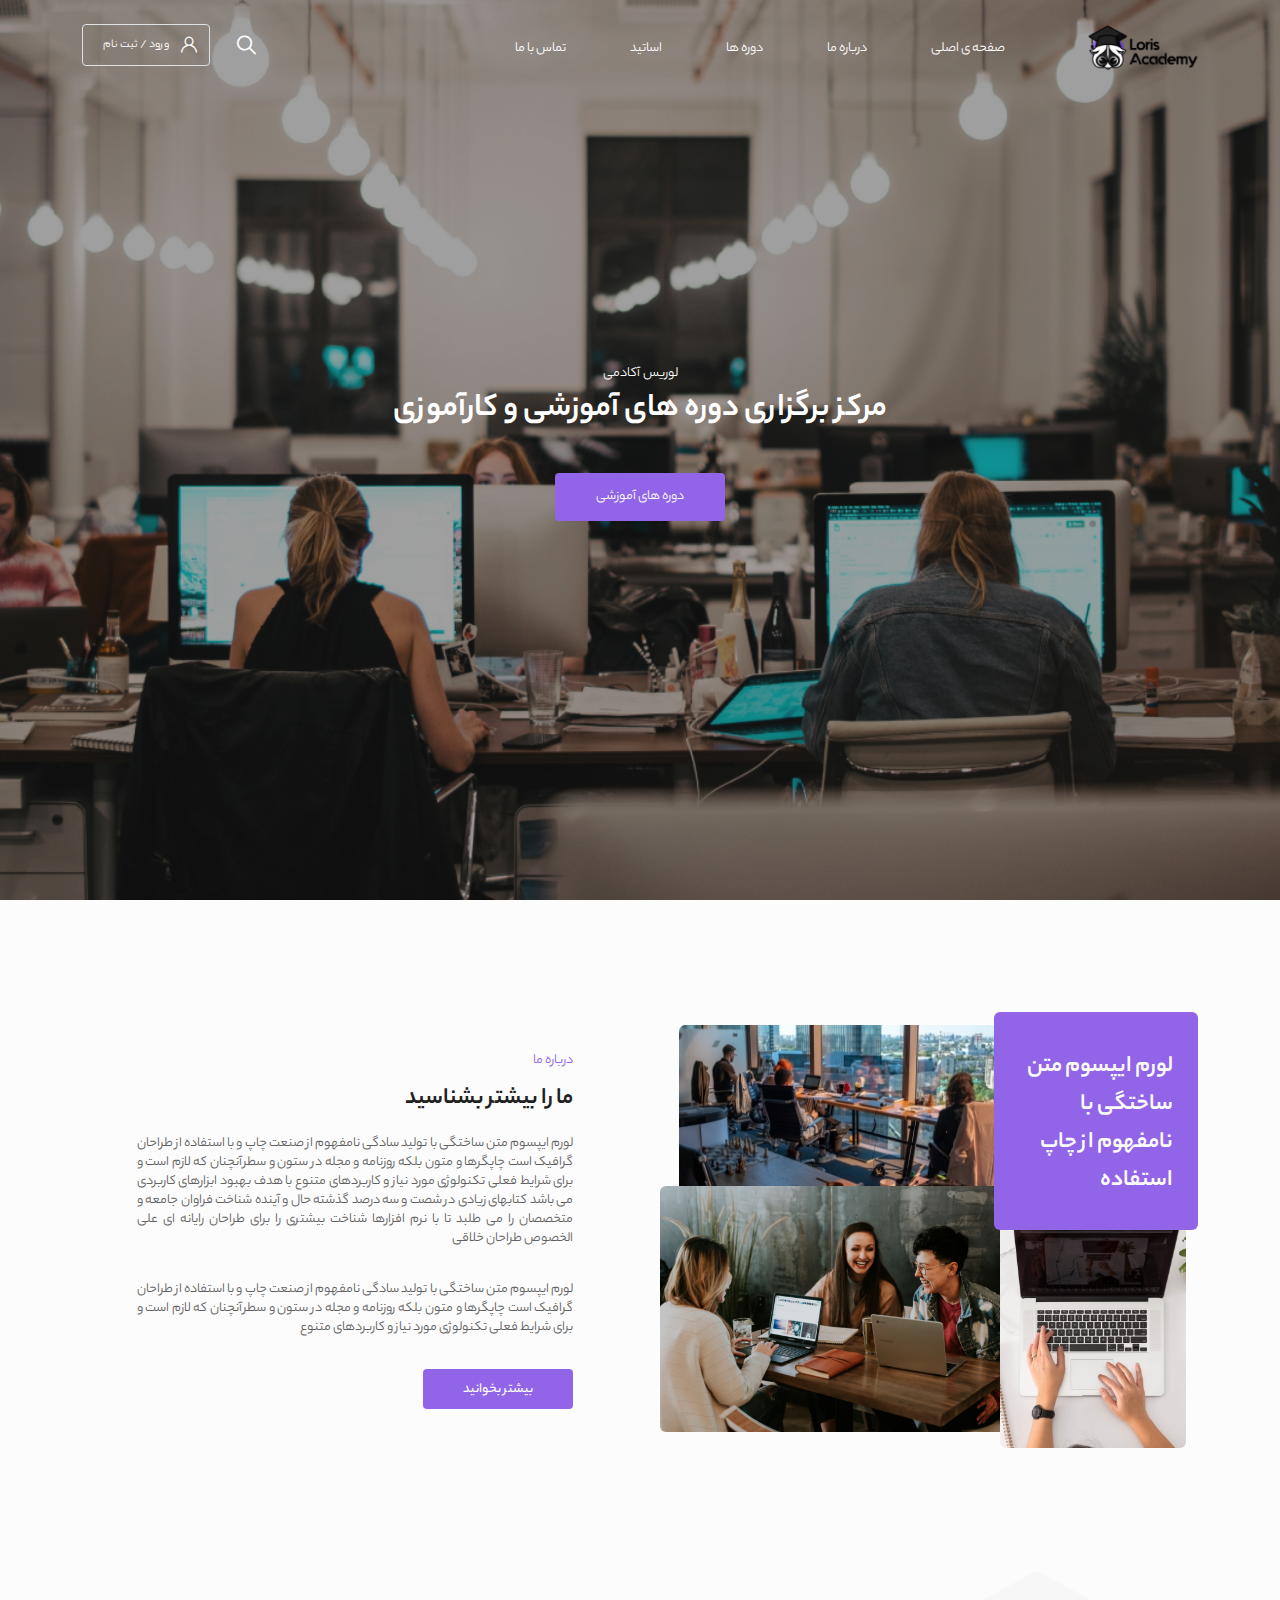
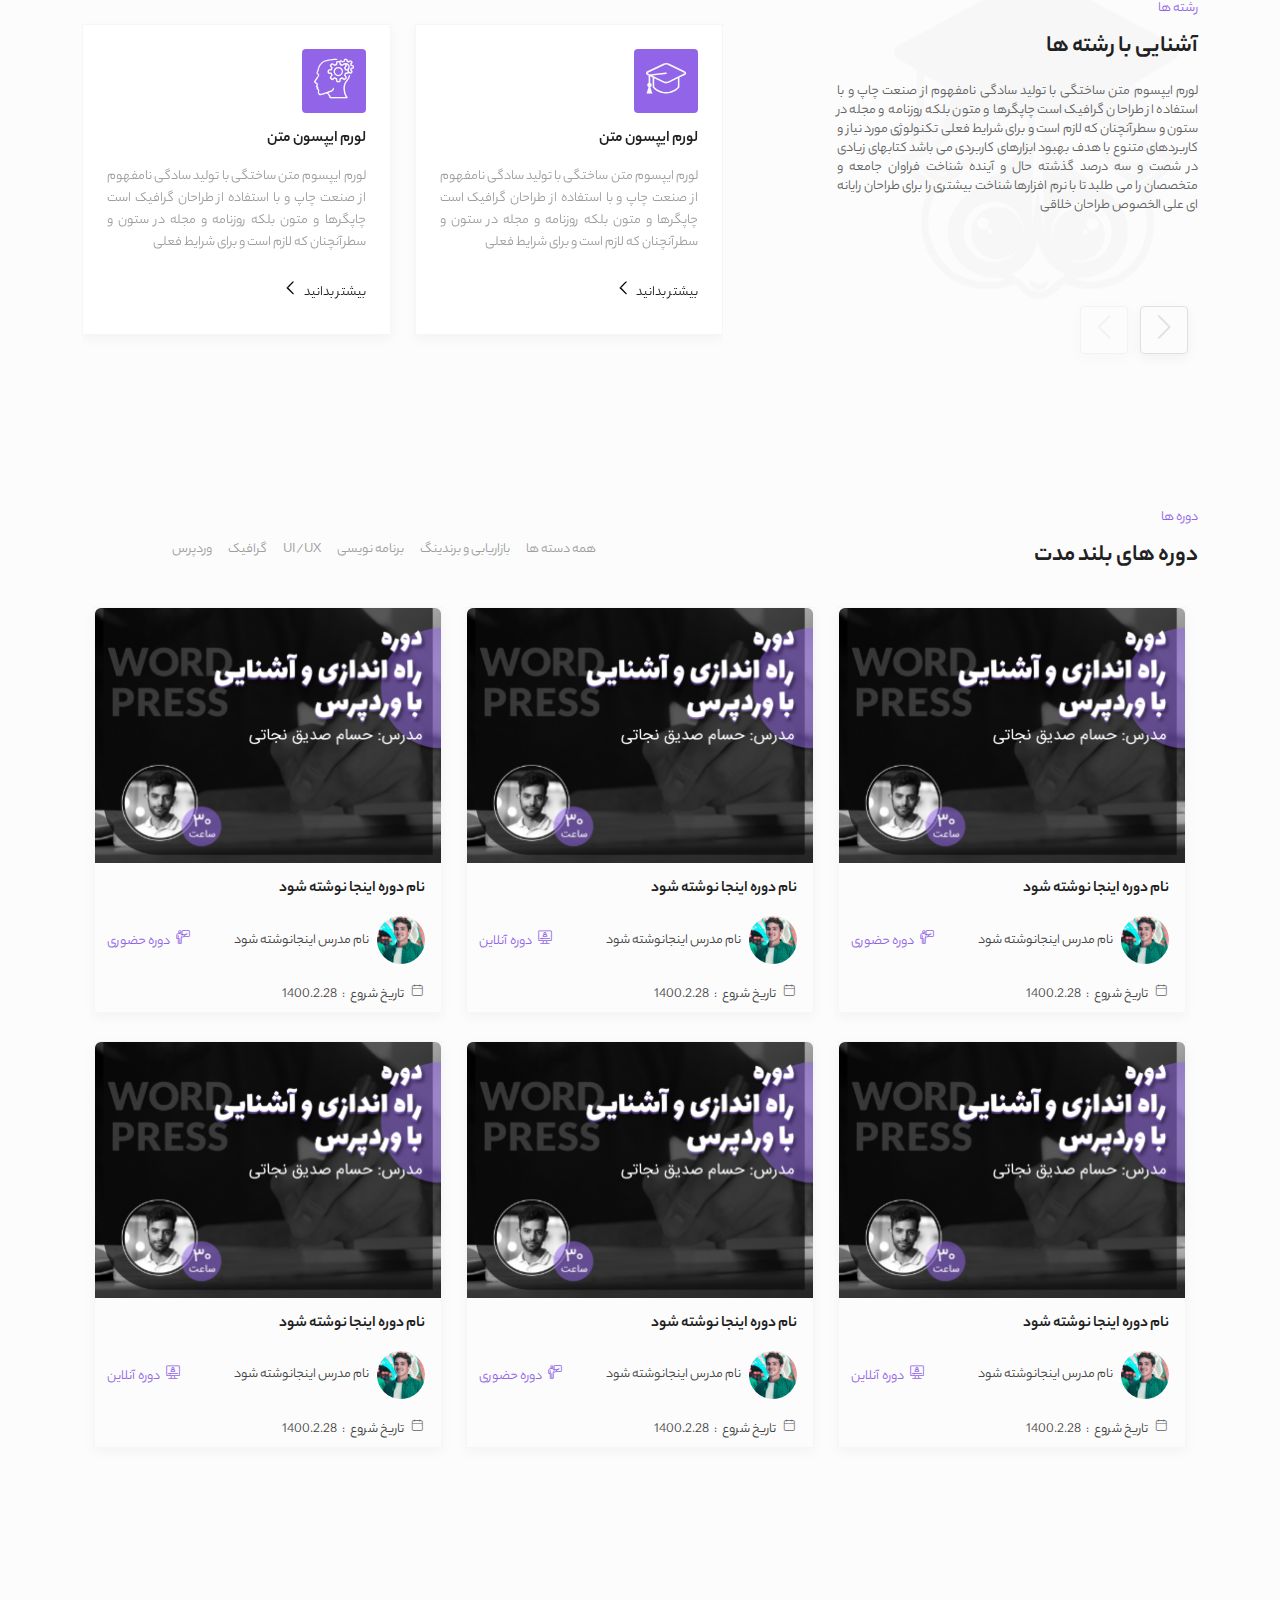
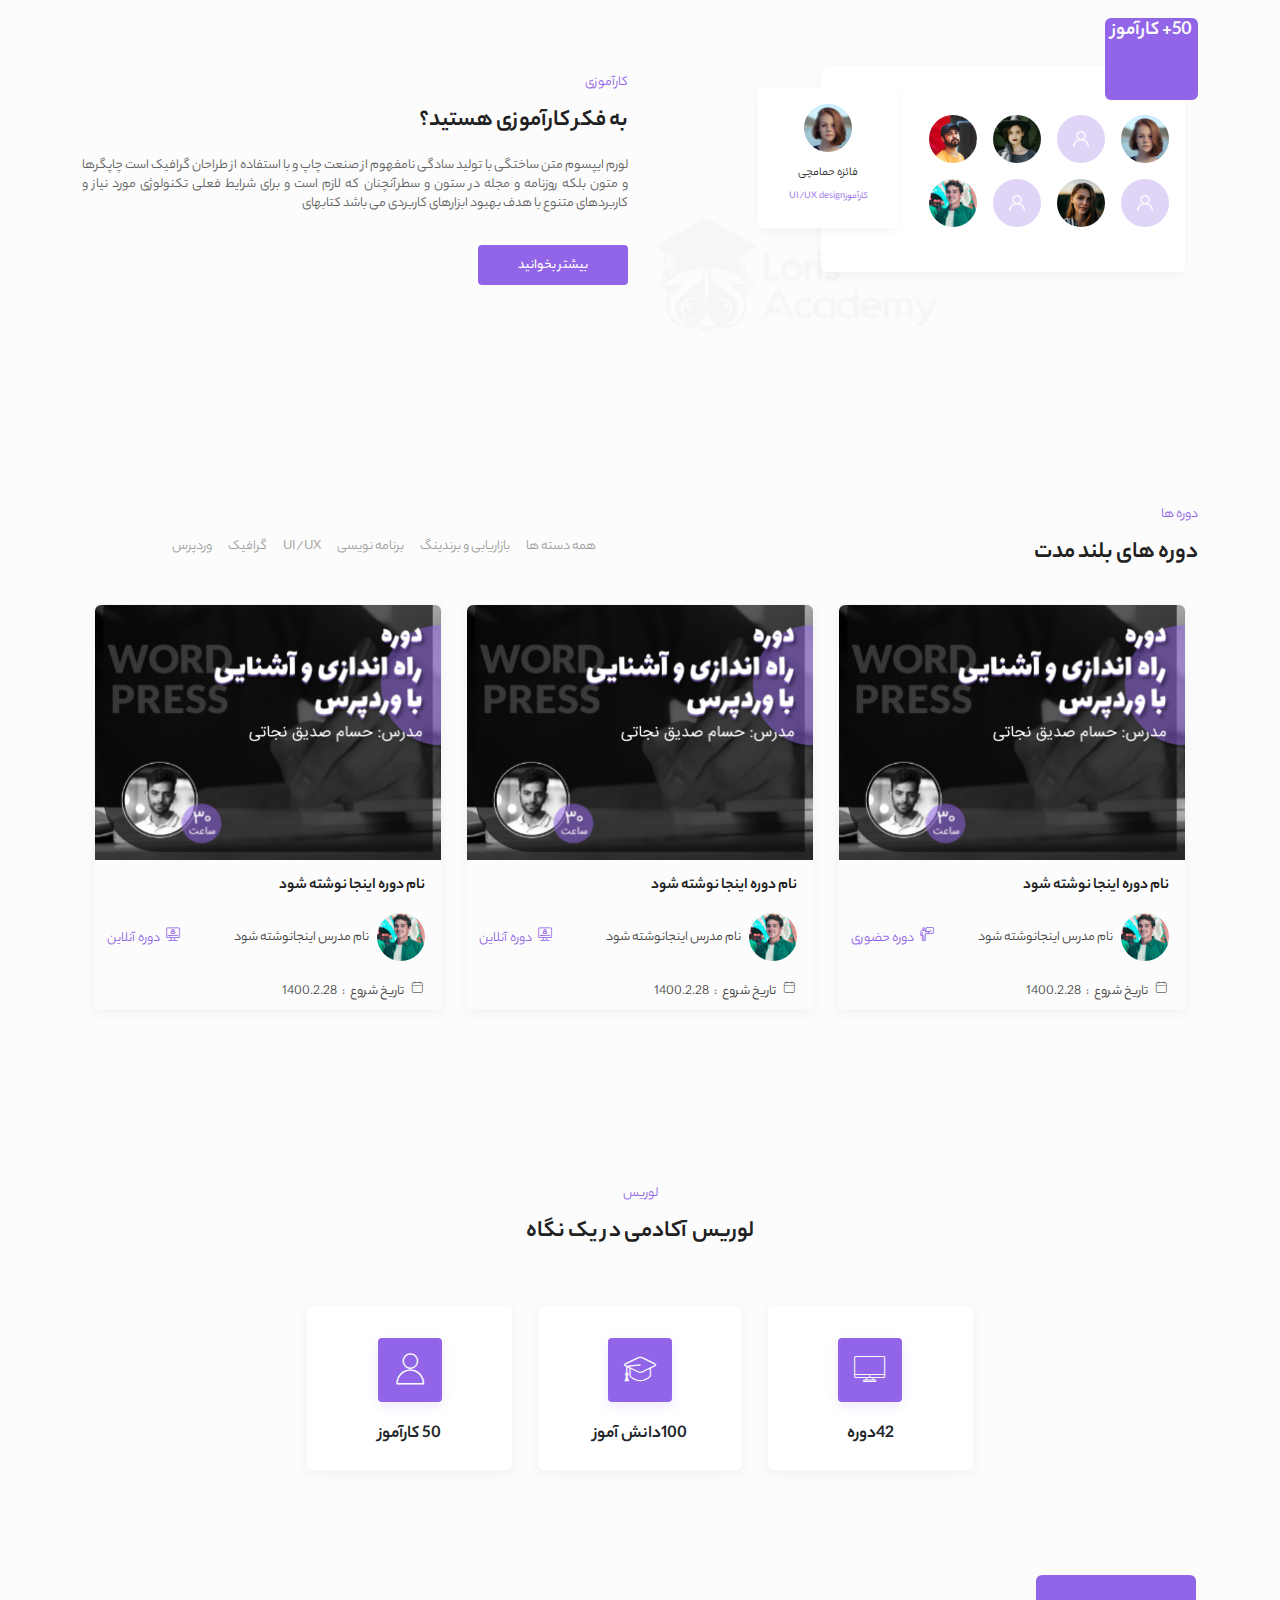
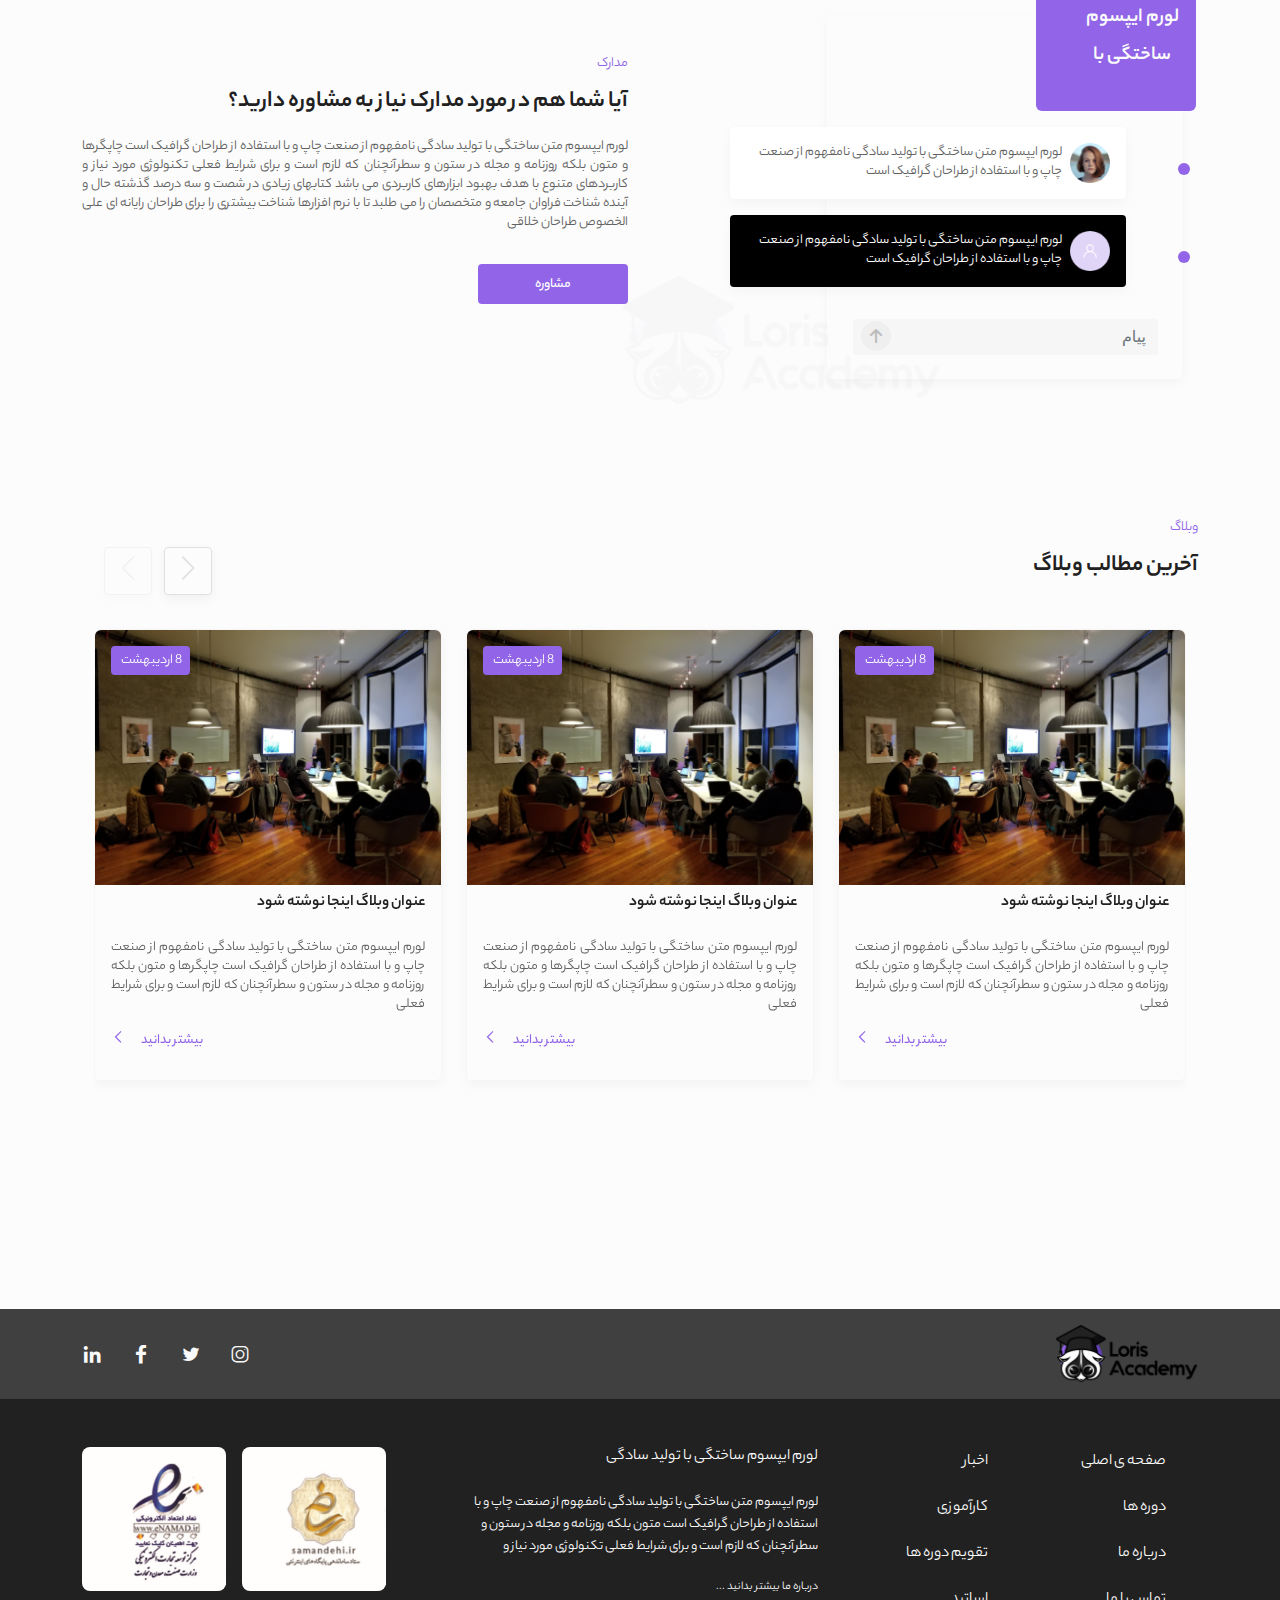
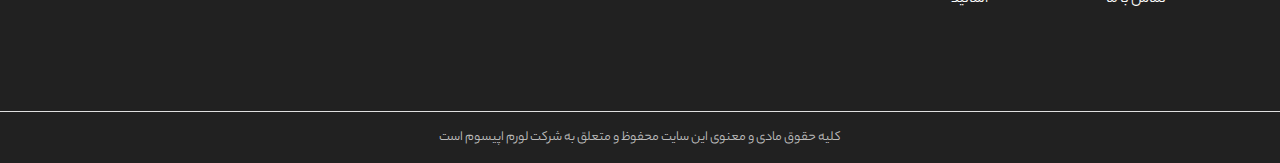
<file: index.html>
<!doctype html>
<html dir="rtl">

<head>
  <!-- Required meta tags -->
  <meta charset="utf-8">
  <title>Loris Academy</title>
  <meta name="viewport" content="width=device-width, initial-scale=1">
  <meta name="description" content="loris academy web design">
  <meta name="msapplication-TileColor" content="#da532c">
  <meta name="theme-color" content="#ffffff">
  <link rel="apple-touch-icon" sizes="114x114" href="/apple-touch-icon.png">
  <link rel="icon" type="image/png" sizes="32x32" href="/favicon-32x32.png">
  <link rel="icon" type="image/png" sizes="16x16" href="/favicon-16x16.png">
  <link rel="manifest" href="/site.webmanifest">
  <link rel="mask-icon" href="/safari-pinned-tab.svg" color="#5bbad5">
  <!-- CSS -->
  <link rel="stylesheet" href="css/bootstrap.rtl.min.css">
  <link rel="stylesheet" href="css/swiper-bundle.min.css">
  <link rel="stylesheet" href="css/main.css">

  <!--ISSUE: -->
</head>

<body>
  <!--header-->
  <header class="masthead">
    <!-- Navigation-->
    <nav class="navbar navbar-expand-lg py-4" id="mainNav">
      <div class="container d-block">
        <!--ISSUE: d-block???? CORRECT??????-->
        <div class="row justify-content-between">
          <div class="col-lg-8 col-6">
            <div class="menu-extera d-flex">
              <a class="brand-logo py-0" href="#"><img src="img/Loris-Logo-03.png" alt="loris academy"
                  style="height:3rem;"></a>
              <button class="navbar-toggler" type="button" data-bs-toggle="collapse"
                data-bs-target="#navbarTogglerDemo01" aria-controls="navbarTogglerDemo01" aria-expanded="false"
                aria-label="Toggle navigation">
                <span class="navbar-toggler-icon navbar-toggler-icon-img"></span>
              </button>
              <div class="collapse navbar-collapse" id="navbarTogglerDemo01">
                <ul class="navbar-nav">
                  <li class="nav-item nav-item-extera">
                    <a class="nav-link active" aria-current="page" href="#">صفحه ی اصلی</a>
                  </li>
                  <li class="nav-item nav-item-extera">
                    <a class="nav-link" href="#">درباره ما</a>
                  </li>
                  <li class="nav-item nav-item-extera">
                    <a class="nav-link" href="#">دوره ها</a>
                  </li>
                  <li class="nav-item nav-item-extera">
                    <a class="nav-link" href="#">اساتید</a>
                  </li>
                  <li class="nav-item nav-item-extera">
                    <a class="nav-link" href="#">تماس با ما</a>
                  </li>
                </ul>
              </div>
            </div>
          </div>
          <!--ISSUE: HOW TO SHOW HIDDEN PLACEHOLDER WHEN THE USER WANNA TYPE S.TH IN SEARCH BOX?????????????-->


          <!--ISSUE: HOW TO SHOW SEARCH AREA WITH JQUERY????-->

          <div class="col-lg-4 col-6">
            <input class="form-control me-2 hidden" type="search" aria-label="Search">
            <form class="d-flex justify-content-end align-items-center">
              <a class="search-icon icon-Group-309 fs-4 px-4" href="#"></a>
              <a class="btn border border-1 p-0 d-flex align-items-center" href="#"><span
                  class="icon-Group-30 fs-4 p-2"></span><span class="login">ورود / ثبت نام</span>
              </a>
            </form>
          </div>
        </div>
      </div>
    </nav>
  </header>
  <div class="main-slide">
    <div class="container d-flex h-100 align-items-center justify-content-center">
      <div class="row">
        <div class="site-heading">
          <span class="px-auto d-block">لوریس آکادمی</span>
          <h1 class="px-auto d-inline-block">مرکز برگزاری دوره های آموزشی و کارآموزی</h1>
          <a class="mx-auto d-block my-3 d-inline-block btn-details">دوره های آموزشی</a>
        </div>
      </div>
    </div>
  </div>
  <!--about-us section-->
  <div class="about-us">
    <div class="container">
      <div class="row">
        <div class="col-xl-6 col-lg-6 col-md-12 col-sm-12 ">
          <div class="img-box-about-us">
            <div class="text-img-about-us">
              <h3>لورم ایپسوم متن ساختگی با نامفهوم از چاپ استفاده</h3>
            </div>
            <img src="img/MaskGroup3.jpg">
            <img src="img/MaskGroup2.jpg">
            <img src="img/MaskGroup4.png">
          </div>
        </div>
        <div class="col-xl-6 col-lg-6 col-md-12 col-sm-12 ">
          <div class="text-box offset-xl-2 offset-lg-2 mx-md-auto mx-sm-auto">
            <span class="d-block">درباره ما</span>
            <span class="d-block">ما را بیشتر بشناسید</span>
            <p>لورم ایپسوم متن ساختگی با تولید سادگی نامفهوم از صنعت چاپ و با استفاده از طراحان گرافیک است چاپگرها و
              متون
              بلکه روزنامه و مجله در ستون و سطرآنچنان که لازم است و برای شرایط فعلی تکنولوژی مورد نیاز و کاربردهای متنوع
              با
              هدف بهبود ابزارهای کاربردی می باشد کتابهای زیادی در شصت و سه درصد گذشته حال و آینده شناخت فراوان جامعه و
              متخصصان را می طلبد تا با نرم افزارها شناخت بیشتری را برای طراحان رایانه ای علی الخصوص طراحان خلاقی</p>
            <p>لورم ایپسوم متن ساختگی با تولید سادگی نامفهوم از صنعت چاپ و با استفاده از طراحان گرافیک است چاپگرها و
              متون
              بلکه روزنامه و مجله در ستون و سطرآنچنان که لازم است و برای شرایط فعلی تکنولوژی مورد نیاز و کاربردهای متنوع
            </p>
            <a href="#" class="read-more btn">بیشتر بخوانید</a>
          </div>
        </div>
      </div>
    </div>
  </div>
  <!-- categories section -->
  <div class="categories">
    <div class="container">
      <div class="row">
        <div class="col-lg-5 col-12">
          <article class="introduction">
            <div class="text-box mx-xl-0 mx-lg-0 mx-md-auto mx-sm-auto d-flex flex-column">
              <span>رشته ها</span>
              <span>آشنایی با رشته ها</span>
              <p class="intro-text mb-5">لورم ایپسوم متن ساختگی با تولید سادگی نامفهوم از صنعت چاپ و با استفاده از
                طراحان
                گرافیک
                است چاپگرها و متون بلکه روزنامه و مجله در ستون و سطرآنچنان که لازم است و برای شرایط فعلی تکنولوژی مورد
                نیاز
                و کاربردهای متنوع با هدف بهبود ابزارهای کاربردی می باشد کتابهای زیادی در شصت و سه درصد گذشته حال و آینده
                شناخت فراوان جامعه و متخصصان را می طلبد تا با نرم افزارها شناخت بیشتری را برای طراحان رایانه ای علی
                الخصوص
                طراحان خلاقی</p>
            </div>
            <div class="swiper-btns-box">
              <div class="swiper-button-next next1"></div>
              <div class="swiper-button-prev prev1"></div>
            </div>
          </article>
        </div>
        <!-- Slider main container -->
        <div class="col-lg-7 col-12 mt-5">
          <div class="swiper mySwiper-1">
            <!-- Additional required wrapper -->
            <div class="swiper-wrapper d-flex">
              <!-- Slides -->
              <div class="swiper-slide">
                <article class="branches">
                  <div class="branch-box d-flex flex-column">
                    <div class="icon-bg">
                      <span class="icon-graduation-cap"></span>
                    </div>
                    <h3 class="mb-3">لورم ایپسون متن</h3>
                    <p class="mb-4">لورم ایپسوم متن ساختگی با تولید سادگی نامفهوم از صنعت چاپ و با استفاده از طراحان
                      گرافیک است
                      چاپگرها و
                      متون بلکه روزنامه و مجله در ستون و سطرآنچنان که لازم است و برای شرایط فعلی</p>
                    <a class="to-know" href="#">
                      <span>بیشتر بدانید</span>
                      <span class="icon-Group-315 text-black fw-bolder"></span>
                    </a>
                  </div>
                </article>
              </div>
              <div class="swiper-slide">
                <article class="branches">
                  <div class="branch-box d-flex flex-column">
                    <div class="icon-bg">
                      <span class="icon-Page-1"></span>
                    </div>
                    <h3 class="mb-3">لورم ایپسون متن</h3>
                    <p class="mb-4">لورم ایپسوم متن ساختگی با تولید سادگی نامفهوم از صنعت چاپ و با استفاده از طراحان
                      گرافیک است
                      چاپگرها و
                      متون بلکه روزنامه و مجله در ستون و سطرآنچنان که لازم است و برای شرایط فعلی</p>
                    <a class="to-know" href="#">
                      <span>بیشتر بدانید</span>
                      <span class="icon-Group-315 text-black fw-bolder"></span>
                    </a>
                  </div>
                </article>
              </div>
              <div class="swiper-slide">
                <article class="branches">
                  <div class="branch-box d-flex flex-column">
                    <div class="icon-bg">
                      <span class="icon-creativity"></span>
                    </div>
                    <h3 class="mb-3">لورم ایپسون متن</h3>
                    <p class="mb-4">لورم ایپسوم متن ساختگی با تولید سادگی نامفهوم از صنعت چاپ و با استفاده از طراحان
                      گرافیک است
                      چاپگرها و
                      متون بلکه روزنامه و مجله در ستون و سطرآنچنان که لازم است و برای شرایط فعلی</p>
                    <a class="to-know" href="#">
                      <span>بیشتر بدانید</span>
                      <span class="icon-Group-315 text-black fw-bolder"></span>
                    </a>
                  </div>
                </article>
              </div>
              <div class="swiper-slide">
                <article class="branches">
                  <div class="branch-box d-flex flex-column">
                    <div class="icon-bg">
                      <span class="icon-Page-1"></span>
                    </div>
                    <h3 class="mb-3">لورم ایپسون متن</h3>
                    <p class="mb-4">لورم ایپسوم متن ساختگی با تولید سادگی نامفهوم از صنعت چاپ و با استفاده از طراحان
                      گرافیک است
                      چاپگرها و
                      متون بلکه روزنامه و مجله در ستون و سطرآنچنان که لازم است و برای شرایط فعلی</p>
                    <a class="to-know" href="#">
                      <span>بیشتر بدانید</span>
                      <span class="icon-Group-315 text-black fw-bolder"></span>
                    </a>
                  </div>
                </article>
              </div>
            </div>
          </div>
        </div>
      </div>
    </div>
  </div>
  <!-- courses section -->
  <div class="courses">
    <div class="container">
      <div class="row">
        <div class="col-6">
          <div class="courses-title d-flex flex-column">
            <h3>دوره ها</h3>
            <span>دوره های بلند مدت</span>
          </div>
        </div>
        <div class="col-6">
          <nav class="navbar navbar-expand-lg py-4">
            <div class="container d-block">
              <div class="row justify-content-between">
                <button class="navbar-toggler" type="button" data-bs-toggle="collapse"
                  data-bs-target="#navbarTogglerDemo02" aria-controls="navbarTogglerDemo02" aria-expanded="false"
                  aria-label="Toggle navigation">
                  <span class="navbar-toggler-icon navbar-toggler-icon-img"></span>
                </button>
                <div class="collapse navbar-collapse" id="navbarTogglerDemo02">
                  <ul class="navbar-nav courses-menu">
                    <li class="nav-item courses-menu-link">
                      <a class="nav-link" aria-current="page" href="#">همه دسته ها</a>
                    </li>
                    <li class="nav-item courses-menu-link">
                      <a class="nav-link" href="#">بازاریابی و برندینگ</a>
                    </li>
                    <li class="nav-item courses-menu-link">
                      <a class="nav-link" href="#">برنامه نویسی</a>
                    </li>
                    <li class="nav-item courses-menu-link">
                      <a class="nav-link" href="#">UI/UX</a>
                    </li>
                    <li class="nav-item courses-menu-link">
                      <a class="nav-link" href="#">گرافیک</a>
                    </li>
                    <li class="nav-item courses-menu-link">
                      <a class="nav-link" href="#">وردپرس</a>
                    </li>
                  </ul>
                </div>
              </div>
            </div>
          </nav>
        </div>
        <div class="courses-boxes px-0">
          <div class="container">
            <div class="row d-flex flex-wrap">
              <div class="col-lg-4 col-12">
                <div class="course-box mx-md-auto">
                  <a href="#" class="course-box-link">
                    <figure class="course-box-img">
                      <img src="img/MaskGroup5.png" alt="course">
                      <!--ISSUE: CANT SET HEIGHT OF DIV CLASS "hov-text-course"AND TTHE POSITION OF HE HOVER IS NOT CORRECT?????-->
                      <span class="hov-text-course">انتخاب دوره</span>
                    </figure>
                  </a>
                  <div class="course-items">
                    <h3 class="ps-3">نام دوره اینجا نوشته شود</h3>
                    <div class="d-flex justify-content-between align-items-center">
                      <div class="course-prof d-flex align-items-center py-2 ps-3">
                        <img src="img/MaskGroup14.png" alt="prof">
                        <span class="ps-2 my-0">نام مدرس اینجانوشته شود</span>
                      </div>
                      <div class="course-type">
                        <span class="icon-Group-576"></span>
                        <span>دوره حضوری</span>
                      </div>
                    </div>
                    <div class="date align-items-start py-2 ps-3">
                      <span class="icon-Group-324"></span>
                      <span>تاریخ شروع</span>
                      <span>:</span>
                      <span>1400.2.28</span>
                    </div>
                  </div>
                </div>
              </div>
              <div class="col-lg-4 col-12">
                <div class="course-box mx-md-auto">
                  <a href="#" class="course-box-link">
                    <figure class="course-box-img">
                      <img src="img/MaskGroup5.png" alt="course">
                      <span class="hov-text-course">انتخاب دوره</span>
                    </figure>
                  </a>
                  <div class="course-items">
                    <h3 class="ps-3">نام دوره اینجا نوشته شود</h3>
                    <div class="d-flex justify-content-between align-items-center">
                      <div class="course-prof d-flex align-items-center py-2 ps-3">
                        <img src="img/MaskGroup14.png" alt="prof">
                        <span class="ps-2 my-0">نام مدرس اینجانوشته شود</span>
                      </div>
                      <div class="course-type">
                        <span class="icon-Group-589"></span>
                        <span>دوره آنلاین</span>
                      </div>
                    </div>
                    <div class="date align-items-start py-2 ps-3">
                      <span class="icon-Group-324"></span>
                      <span>تاریخ شروع</span>
                      <span>:</span>
                      <span>1400.2.28</span>
                    </div>
                  </div>
                </div>
              </div>
              <div class="col-lg-4 col-12">
                <div class="course-box mx-md-auto">
                  <a href="#" class="course-box-link">
                    <figure class="course-box-img">
                      <img src="img/MaskGroup5.png" alt="course">
                      <span class="hov-text-course">انتخاب دوره</span>
                    </figure>
                  </a>
                  <div class="course-items">
                    <h3 class="ps-3">نام دوره اینجا نوشته شود</h3>
                    <div class="d-flex justify-content-between align-items-center">
                      <div class="course-prof d-flex align-items-center py-2 ps-3">
                        <img src="img/MaskGroup14.png" alt="prof">
                        <span class="ps-2 my-0">نام مدرس اینجانوشته شود</span>
                      </div>
                      <div class="course-type">
                        <span class="icon-Group-576"></span>
                        <span>دوره حضوری</span>
                      </div>
                    </div>
                    <div class="date align-items-start py-2 ps-3">
                      <span class="icon-Group-324"></span>
                      <span>تاریخ شروع</span>
                      <span>:</span>
                      <span>1400.2.28</span>
                    </div>
                  </div>
                </div>
              </div>
              <div class="col-lg-4 col-12">
                <div class="course-box mx-md-auto">
                  <a href="#" class="course-box-link">
                    <figure class="course-box-img">
                      <img src="img/MaskGroup5.png" alt="course">
                      <span class="hov-text-course">انتخاب دوره</span>
                    </figure>
                  </a>
                  <div class="course-items">
                    <h3 class="ps-3">نام دوره اینجا نوشته شود</h3>
                    <div class="d-flex justify-content-between align-items-center">
                      <div class="course-prof d-flex align-items-center py-2 ps-3">
                        <img src="img/MaskGroup14.png" alt="prof">
                        <span class="ps-2 my-0">نام مدرس اینجانوشته شود</span>
                      </div>
                      <div class="course-type">
                        <span class="icon-Group-589"></span>
                        <span>دوره آنلاین</span>
                      </div>
                    </div>
                    <div class="date align-items-start py-2 ps-3">
                      <span class="icon-Group-324"></span>
                      <span>تاریخ شروع</span>
                      <span>:</span>
                      <span>1400.2.28</span>
                    </div>
                  </div>
                </div>
              </div>
              <div class="col-lg-4 col-12">
                <div class="course-box mx-md-auto">
                  <a href="#" class="course-box-link">
                    <figure class="course-box-img">
                      <img src="img/MaskGroup5.png" alt="course">
                      <span class="hov-text-course">انتخاب دوره</span>
                    </figure>
                  </a>
                  <div class="course-items">
                    <h3 class="ps-3">نام دوره اینجا نوشته شود</h3>
                    <div class="d-flex justify-content-between align-items-center">
                      <div class="course-prof d-flex align-items-center py-2 ps-3">
                        <img src="img/MaskGroup14.png" alt="prof">
                        <span class="ps-2 my-0">نام مدرس اینجانوشته شود</span>
                      </div>
                      <div class="course-type">
                        <span class="icon-Group-576"></span>
                        <span>دوره حضوری</span>
                      </div>
                    </div>
                    <div class="date align-items-start py-2 ps-3">
                      <span class="icon-Group-324"></span>
                      <span>تاریخ شروع</span>
                      <span>:</span>
                      <span>1400.2.28</span>
                    </div>
                  </div>
                </div>
              </div>
              <div class="col-lg-4 col-12">
                <div class="course-box mx-md-auto">
                  <a href="#" class="course-box-link">
                    <figure class="course-box-img">
                      <img src="img/MaskGroup5.png" alt="course">
                      <span class="hov-text-course">انتخاب دوره</span>
                    </figure>
                  </a>
                  <div class="course-items">
                    <h3 class="ps-3">نام دوره اینجا نوشته شود</h3>
                    <div class="d-flex justify-content-between align-items-center">
                      <div class="course-prof d-flex align-items-center py-2 ps-3">
                        <img src="img/MaskGroup14.png" alt="prof">
                        <span class="ps-2 my-0">نام مدرس اینجانوشته شود</span>
                      </div>
                      <div class="course-type">
                        <span class="icon-Group-589"></span>
                        <span>دوره آنلاین</span>
                      </div>
                    </div>
                    <div class="date align-items-start py-2 ps-3">
                      <span class="icon-Group-324"></span>
                      <span>تاریخ شروع</span>
                      <span>:</span>
                      <span>1400.2.28</span>
                    </div>
                  </div>
                </div>
              </div>
            </div>
          </div>
        </div>
      </div>
    </div>
  </div>
  <!-- internship section -->
  <div class="internship">
    <div class="container">
      <div class="row">
        <div class="col-xl-6 col-lg-6">
          <!--ISUUE: BOXES DIMENTIONS PROBLEM???FOR BEING RESPONSIVE....-->
          <div class="box-internship mx-md-auto">
            <div class="text-box-internship">
              <span class="d-block">50+ کارآموز</span>
            </div>
            <div class="img-box-internship">
              <figure class="interns-img-box d-flex flex-column justify-content-between">
                <div class="img-box-test d-flex justify-content-between">
                  <img src="img/MaskGroup10.png" alt="intern">
                  <img src="img/Group451.png" alt="intern">
                  <img src="img/MaskGroup11.png" alt="intern">
                  <img src="img/MaskGroup15.png" alt="intern">
                </div>
                <div class="img-box-test d-flex justify-content-between">
                  <img src="img/Group451.png" alt="intern">
                  <img src="img/MaskGroup13.png" alt="intern">
                  <img src="img/Group451.png" alt="intern">
                  <img src="img/MaskGroup14.png" alt="intern">
                </div>
              </figure>
            </div>
            <div class="intern">
              <figure class="m-0">
                <img src="img/MaskGroup10.png" alt="intern">
              </figure>
              <p>فائزه حمامچی</p>
              <div>
                <span>کارآموز</span><span>UI/UX design</span>
              </div>
            </div>
            <figure>
              <img class="logo-op-1" src="img/Loris-Logo-03@2x.png" alt="loris logo">
            </figure>
          </div>
        </div>
        <div class="col-xl-6 col-lg-6">
          <div class="text-box mx-xl-0 mx-lg-0 mx-md-auto mx-sm-auto w-100">
            <span class="d-block">کارآموزی</span>
            <span class="d-block">به فکر کارآموزی هستید؟</span>
            <p>لورم ایپسوم متن ساختگی با تولید سادگی نامفهوم از صنعت چاپ و با استفاده از طراحان گرافیک است چاپگرها و
              متون
              بلکه روزنامه و مجله در ستون و سطرآنچنان که لازم است و برای شرایط فعلی تکنولوژی مورد نیاز و کاربردهای
              متنوع
              با
              هدف بهبود ابزارهای کاربردی می باشد کتابهای</p>
            <a href="#" class="read-more btn">بیشتر بخوانید</a>
          </div>
        </div>
      </div>
    </div>
  </div>
  <!-- courses section -->
  <div class="courses">
    <div class="container">
      <div class="row">
        <div class="col-6 courses-title d-flex flex-column">
          <h3>دوره ها</h3>
          <span>دوره های بلند مدت</span>
        </div>
        <div class="col-6">
          <nav class="navbar navbar-expand-lg py-4">
            <div class="container d-block">
              <div class="row justify-content-between">
                <button class="navbar-toggler" type="button" data-bs-toggle="collapse"
                  data-bs-target="#navbarTogglerDemo03" aria-controls="navbarTogglerDemo03" aria-expanded="false"
                  aria-label="Toggle navigation">
                  <span class="navbar-toggler-icon navbar-toggler-icon-img"></span>
                </button>
                <div class="collapse navbar-collapse" id="navbarTogglerDemo03">
                  <ul class="navbar-nav courses-menu">
                    <li class="nav-item courses-menu-link">
                      <a class="nav-link" aria-current="page" href="#">همه دسته ها</a>
                    </li>
                    <li class="nav-item courses-menu-link">
                      <a class="nav-link" href="#">بازاریابی و برندینگ</a>
                    </li>
                    <li class="nav-item courses-menu-link">
                      <a class="nav-link" href="#">برنامه نویسی</a>
                    </li>
                    <li class="nav-item courses-menu-link">
                      <a class="nav-link" href="#">UI/UX</a>
                    </li>
                    <li class="nav-item courses-menu-link">
                      <a class="nav-link" href="#">گرافیک</a>
                    </li>
                    <li class="nav-item courses-menu-link">
                      <a class="nav-link" href="#">وردپرس</a>
                    </li>
                  </ul>
                </div>
              </div>
            </div>
          </nav>
        </div>
      </div>
      <div class="courses-boxes px-0 d-flex flex-wrap">
        <div class="container">
          <div class="row">
            <div class="col-lg-4 col-12">
              <div class="course-box mx-md-auto">
                <a href="#" class="course-box-link">
                  <figure class="course-box-img">
                    <img src="img/MaskGroup5.png" alt="course">
                    <span class="hov-text-course">انتخاب دوره</span>
                  </figure>
                </a>
                <div class="course-items">
                  <h3 class="ps-3">نام دوره اینجا نوشته شود</h3>
                  <div class="d-flex justify-content-between align-items-center">
                    <div class="course-prof d-flex align-items-center py-2 ps-3">
                      <img src="img/MaskGroup14.png" alt="prof">
                      <span class="ps-2 my-0">نام مدرس اینجانوشته شود</span>
                    </div>
                    <div class="course-type">
                      <span class="icon-Group-576"></span>
                      <span>دوره حضوری</span>
                    </div>
                  </div>
                  <div class="date align-items-start py-2 ps-3">
                    <span class="icon-Group-324"></span>
                    <span>تاریخ شروع</span>
                    <span>:</span>
                    <span>1400.2.28</span>
                  </div>
                </div>
              </div>
            </div>
            <div class="col-lg-4 col-12">
              <div class="course-box mx-md-auto">
                <a href="#" class="course-box-link">
                  <figure class="course-box-img">
                    <img src="img/MaskGroup5.png" alt="course">
                    <span class="hov-text-course">انتخاب دوره</span>
                  </figure>
                </a>
                <div class="course-items">
                  <h3 class="ps-3">نام دوره اینجا نوشته شود</h3>
                  <div class="d-flex justify-content-between align-items-center">
                    <div class="course-prof d-flex align-items-center py-2 ps-3">
                      <img src="img/MaskGroup14.png" alt="prof">
                      <span class="ps-2 my-0">نام مدرس اینجانوشته شود</span>
                    </div>
                    <div class="course-type">
                      <span class="icon-Group-589"></span>
                      <span>دوره آنلاین</span>
                    </div>
                  </div>
                  <div class="date align-items-start py-2 ps-3">
                    <span class="icon-Group-324"></span>
                    <span>تاریخ شروع</span>
                    <span>:</span>
                    <span>1400.2.28</span>
                  </div>
                </div>
              </div>
            </div>
            <div class="col-lg-4 col-12">
              <div class="course-box mx-md-auto">
                <a href="#" class="course-box-link">
                  <figure class="course-box-img">
                    <img src="img/MaskGroup5.png" alt="course">
                    <span class="hov-text-course">انتخاب دوره</span>
                  </figure>
                </a>
                <div class="course-items">
                  <h3 class="ps-3">نام دوره اینجا نوشته شود</h3>
                  <div class="d-flex justify-content-between align-items-center">
                    <div class="course-prof d-flex align-items-center py-2 ps-3">
                      <img src="img/MaskGroup14.png" alt="prof">
                      <span class="ps-2 my-0">نام مدرس اینجانوشته شود</span>
                    </div>
                    <div class="course-type">
                      <span class="icon-Group-589"></span>
                      <span>دوره آنلاین</span>
                    </div>
                  </div>
                  <div class="date align-items-start py-2 ps-3">
                    <span class="icon-Group-324"></span>
                    <span>تاریخ شروع</span>
                    <span>:</span>
                    <span>1400.2.28</span>
                  </div>
                </div>
              </div>
            </div>
          </div>
        </div>
      </div>
    </div>
  </div>
  <!-- at-glance section -->
  <section class="at-glance-category">
    <div class="text-box px-0 mx-auto d-flex flex-column align-items-center">
      <span>لوریس</span>
      <span class="mx-auto">لوریس آکادمی در یک نگاه</span>
    </div>
    <div class="container">
      <div class="row d-flex justify-content-center">
        <div class="col-lg-4 col-md-6 col-sm-12">
          <div class="at-glance">
            <div class="at-glance-box">
              <div class="mx-auto"><span class="icon-monitor"></span></div>
              <p>42دوره</p>
            </div>
          </div>
        </div>
        <div class="col-lg-4 col-md-6 col-sm-12">
          <div class="at-glance">
            <div class="at-glance-box">
              <div class="mx-auto"><span class="icon-graduation-cap"></span></div>
              <p>100دانش آموز</p>
            </div>
          </div>
        </div>
        <div class="col-lg-4 col-md-6 col-sm-12">
          <div class="at-glance">
            <div class="at-glance-box">
              <div class="mx-auto"><span class="icon-profile-2"></span></div>
              <p>50 کارآموز</p>
            </div>
          </div>
        </div>
      </div>
    </div>
  </section>
  <!-- document section -->
  <section class="document">
    <div class="container">
      <div class="row">
        <div class="col-12 col-xl-6 col-lg-6">
          <div class="box-document-all">
            <div class="box-document">
              <form class="form-inline d-flex">
                <input class="form-control border-0" type="text" placeholder="پیام" aria-label="text">
                <button class="btn send-btn" type="submit"><span class="icon-arrow-up2"></span></button>
              </form>
            </div>
            <div class="text-box-document">
              <span class="d-block overflow-hidden">لورم ایپسوم ساختگی با نامفهوم از چاپ استفاده</span>

            </div>
            <div class="sample-box-document">
              <div class="sample-box bg-white p-3 my-3 d-flex">
                <img src="img/MaskGroup10.png" alt="intern">
                <p>لورم ایپسوم متن ساختگی با تولید سادگی نامفهوم از صنعت چاپ و با استفاده از طراحان گرافیک
                  است</p>
              </div>
              <div class="sample-box bg-black p-3 my-3 d-flex">
                <img src="img/Group451.png" alt="intern">
                <p class="text-white">لورم ایپسوم متن ساختگی با تولید سادگی نامفهوم از صنعت چاپ و با استفاده
                  از
                  طراحان
                  گرافیک است</p>
              </div>
            </div>

            <div class="logo-op-2"></div>
          </div>
        </div>
        <div class="col-12 col-xl-6 col-lg-6">
          <div class="text-box w-100">
            <span class="d-block">مدارک</span>
            <span class="d-block">آیا شما هم در مورد مدارک نیاز به مشاوره دارید؟</span>
            <p>لورم ایپسوم متن ساختگی با تولید سادگی نامفهوم از صنعت چاپ و با استفاده از طراحان گرافیک است
              چاپگرها و
              متون
              بلکه روزنامه و مجله در ستون و سطرآنچنان که لازم است و برای شرایط فعلی تکنولوژی مورد نیاز و
              کاربردهای
              متنوع
              با
              هدف بهبود ابزارهای کاربردی می باشد کتابهای زیادی در شصت و سه درصد گذشته حال و آینده شناخت فراوان
              جامعه
              و
              متخصصان را می طلبد تا با نرم افزارها شناخت بیشتری را برای طراحان رایانه ای علی الخصوص طراحان
              خلاقی</p>
            <a href="#" class="read-more btn">مشاوره</a>
          </div>
        </div>
      </div>
    </div>
  </section>
  <!-- blog section-->
  <div class="blog">
    <div class="container">
      <div class="row">
        <div class="col-6">
          <div class="blog-recent d-flex flex-column">
            <span>وبلاگ</span>
            <span>آخرین مطالب وبلاگ</span>
          </div>
        </div>
        <div class="col-6 position-relative">
          <div class="swiper-btns-box">
            <div class="swiper-button-prev prev1"></div>
            <div class="swiper-button-next next1"></div>
          </div>
        </div>
      </div>
    </div>

    <!-- Slider main container -->
    <div class="container">
      <div class="row px-4">
        <div class="swiper mySwiper-2">
          <!-- Additional required wrapper -->
          <div class="swiper-wrapper d-flex">
            <!-- Slides -->
            <div class="swiper-slide">
              <div class="blog-slide">
                <figure class="blog-img m-0">
                  <img src="img/w.png">
                </figure>
                <div class="blog-text-box">
                  <h3 class="px-3 py-2 m-0">عنوان وبلاگ اینجا نوشته شود</h3>
                  <p class="p-3 m-0">لورم ایپسوم متن ساختگی با تولید سادگی نامفهوم از صنعت چاپ و با استفاده
                    از
                    طراحان
                    گرافیک است چاپگرها و
                    متون بلکه روزنامه و مجله در ستون و سطرآنچنان که لازم است و برای شرایط فعلی</p>
                  <a class="to-know d-flex justify-content-end" href="#">
                    <span>بیشتر بدانید</span>
                    <span class="icon-Group-315 fw-bolder"></span>
                  </a>
                </div>
                <div class="date-published">
                  <span>8 اردیبهشت</span>
                </div>
              </div>
            </div>
            <div class="swiper-slide">
              <div class="blog-slide">
                <figure class="blog-img m-0">
                  <img src="img/w.png">
                </figure>
                <div class="blog-text-box">
                  <h3 class="px-3 py-2 m-0">عنوان وبلاگ اینجا نوشته شود</h3>
                  <p class="p-3 m-0">لورم ایپسوم متن ساختگی با تولید سادگی نامفهوم از صنعت چاپ و با استفاده
                    از
                    طراحان
                    گرافیک است چاپگرها و
                    متون بلکه روزنامه و مجله در ستون و سطرآنچنان که لازم است و برای شرایط فعلی</p>
                  <a class="to-know d-flex justify-content-end" href="#">
                    <span>بیشتر بدانید</span>
                    <span class="icon-Group-315 fw-bolder"></span>
                  </a>
                </div>
                <div class="date-published">
                  <span>8 اردیبهشت</span>
                </div>
              </div>
            </div>
            <div class="swiper-slide">
              <div class="blog-slide">
                <figure class="blog-img m-0">
                  <img src="img/w.png">
                </figure>
                <div class="blog-text-box">
                  <h3 class="px-3 py-2 m-0">عنوان وبلاگ اینجا نوشته شود</h3>
                  <p class="p-3 m-0">لورم ایپسوم متن ساختگی با تولید سادگی نامفهوم از صنعت چاپ و با استفاده
                    از
                    طراحان
                    گرافیک است چاپگرها و
                    متون بلکه روزنامه و مجله در ستون و سطرآنچنان که لازم است و برای شرایط فعلی</p>
                  <a class="to-know d-flex justify-content-end" href="#">
                    <span>بیشتر بدانید</span>
                    <span class="icon-Group-315 fw-bolder"></span>
                  </a>
                </div>
                <div class="date-published">
                  <span>8 اردیبهشت</span>
                </div>
              </div>
            </div>
            <div class="swiper-slide">
              <div class="blog-slide">
                <figure class="blog-img m-0">
                  <img src="img/w.png">
                </figure>
                <div class="blog-text-box">
                  <h3 class="px-3 py-2 m-0">عنوان وبلاگ اینجا نوشته شود</h3>
                  <p class="p-3 m-0">لورم ایپسوم متن ساختگی با تولید سادگی نامفهوم از صنعت چاپ و با استفاده
                    از
                    طراحان
                    گرافیک است چاپگرها و
                    متون بلکه روزنامه و مجله در ستون و سطرآنچنان که لازم است و برای شرایط فعلی</p>
                  <a class="to-know d-flex justify-content-end" href="#">
                    <span>بیشتر بدانید</span>
                    <span class="icon-Group-315 fw-bolder"></span>
                  </a>
                </div>
                <div class="date-published">
                  <span>8 اردیبهشت</span>
                </div>
              </div>
            </div>
            <div class="swiper-slide">
              <div class="blog-slide">
                <figure class="blog-img m-0">
                  <img src="img/w.png">
                </figure>
                <div class="blog-text-box">
                  <h3 class="px-3 py-2 m-0">عنوان وبلاگ اینجا نوشته شود</h3>
                  <p class="p-3 m-0">لورم ایپسوم متن ساختگی با تولید سادگی نامفهوم از صنعت چاپ و با استفاده
                    از
                    طراحان
                    گرافیک است چاپگرها و
                    متون بلکه روزنامه و مجله در ستون و سطرآنچنان که لازم است و برای شرایط فعلی</p>
                  <a class="to-know d-flex justify-content-end" href="#">
                    <span>بیشتر بدانید</span>
                    <span class="icon-Group-315 fw-bolder"></span>
                  </a>
                </div>
                <div class="date-published">
                  <span>8 اردیبهشت</span>
                </div>
              </div>
            </div>
          </div>
        </div>
      </div>
    </div>
  </div>

  <!-- footer -->
  <footer class="main-footer">
    <div class="top-footer">
      <div class="container">
        <div class="top-footer-arrange d-flex justify-content-between align-items-center">
          <div class="logo-footer">
            <img src="img/Loris-Logo-03.png" alt="loris academy">
          </div>
          <ul class="social-media-icons-footer d-flex justify-content-between p-0 m-0">
            <li><a href="#"><span class="icon-Group-209"></span></a></li>
            <li><a href="#"><span class="icon-Group-146"></span></a></li>
            <li><a href="#"><span class="icon-Group-147"></span></a></li>
            <li><a href="#"><span class="icon-Group-148"></span></a></li>
          </ul>
        </div>
      </div>
    </div>
    <div class="bottom-footer">
      <div class="bottom-footer-loc">
        <div class="container">
          <div class="row">
            <div class="col-lg-4 col-12">
              <!--ISSUE: THIS LIST CANT BE ARRANGED IN ONE <ul> WITH flex-wrap COMBINATION? INSTEAD OF TWO SEPRATED COLUMNS????????-->
              <div class="list-footer-box d-flex">
                <ul class="list-footer col-6">
                  <li><a href="#">صفحه ی اصلی</a></li>
                  <li><a href="#">دوره ها</a></li>
                  <li><a href="#">درباره ما</a></li>
                  <li><a href="#">تماس با ما</a></li>
                </ul>
                <ul class="list-footer col-6">
                  <li><a href="#">اخبار</a></li>
                  <li><a href="#">کارآموزی</a></li>
                  <li><a href="#">تقویم دوره ها</a></li>
                  <li><a href="#">اساتید</a></li>
                </ul>
              </div>
            </div>
            <div class="col-lg-4 col-12">
              <div class="text-box-footer">
                <span class="d-block mb-4">لورم ایپسوم ساختگی با تولید سادگی</span>
                <p class="overflow-hidden">لورم ایپسوم متن ساختگی با تولید سادگی نامفهوم از صنعت چاپ و با استفاده از
                  طراحان گرافیک است
                  متون
                  بلکه
                  روزنامه و مجله در ستون و سطرآنچنان که لازم است و برای شرایط فعلی تکنولوژی مورد نیاز و
                  کاربردهای
                  متنوع با
                  هدف بهبود ابزارهای کاربردی می باشد کتابهای زیادی در شصت و سه درصد گذشته حال و آینده شناخت
                  فراوان
                  جامعه و
                  متخصصان را می طلبد تا با</p>
                <a href="#">درباره ما بیشتر بدانید ...</a>
              </div>
            </div>
            <div class="col-lg-4 col-12">
              <div
                class="trust-footer d-flex flex-lg-row flex-md-row flex-sm-column justify-content-lg-end justify-content-center">
                <div class="bg-trust-footer"><img src="img/MaskGroup3.png"></div>
                <div class="bg-trust-footer"><img src="img/MaskGroup2.png"></div>
              </div>
            </div>
          </div>
        </div>
      </div>
      <div class="text-copyright">
        <p class="mb-0">کلیه حقوق مادی و معنوی این سایت محفوظ و متعلق به شرکت لورم اپیسوم است</p>
      </div>
    </div>
  </footer>
  <script src="js/bootstrap.min.js"></script>
  <script src="js/swiper-bundle.min.js"></script>

  <script>
    var swiper = new Swiper(".mySwiper-1", {

      navigation: {
        nextEl: '.swiper-button-next',
        prevEl: '.swiper-button-prev',
        clickable: true,
      },
      breakpoints: {
        640: {
          slidesPerView: 1,
          spaceBetween: 24,
        },
        768: {
          slidesPerView: 2,
          spaceBetween: 24,
        },
        1024: {
          slidesPerView: 2,
          spaceBetween: 24,
        },
      },
    });
  </script>
  <script>
    var swiper = new Swiper(".mySwiper-2", {
      navigation: {
        nextEl: '.swiper-button-next',
        prevEl: '.swiper-button-prev',
        clickable: true,
      },
      breakpoints: {
        640: {
          slidesPerView: 2,
          spaceBetween: 24,
        },
        768: {
          slidesPerView: 2,
          spaceBetween: 24,
        },
        1024: {
          slidesPerView: 3,
          spaceBetween: 24,
        },
      },
    });
  </script>

</body>

</html>
</file>
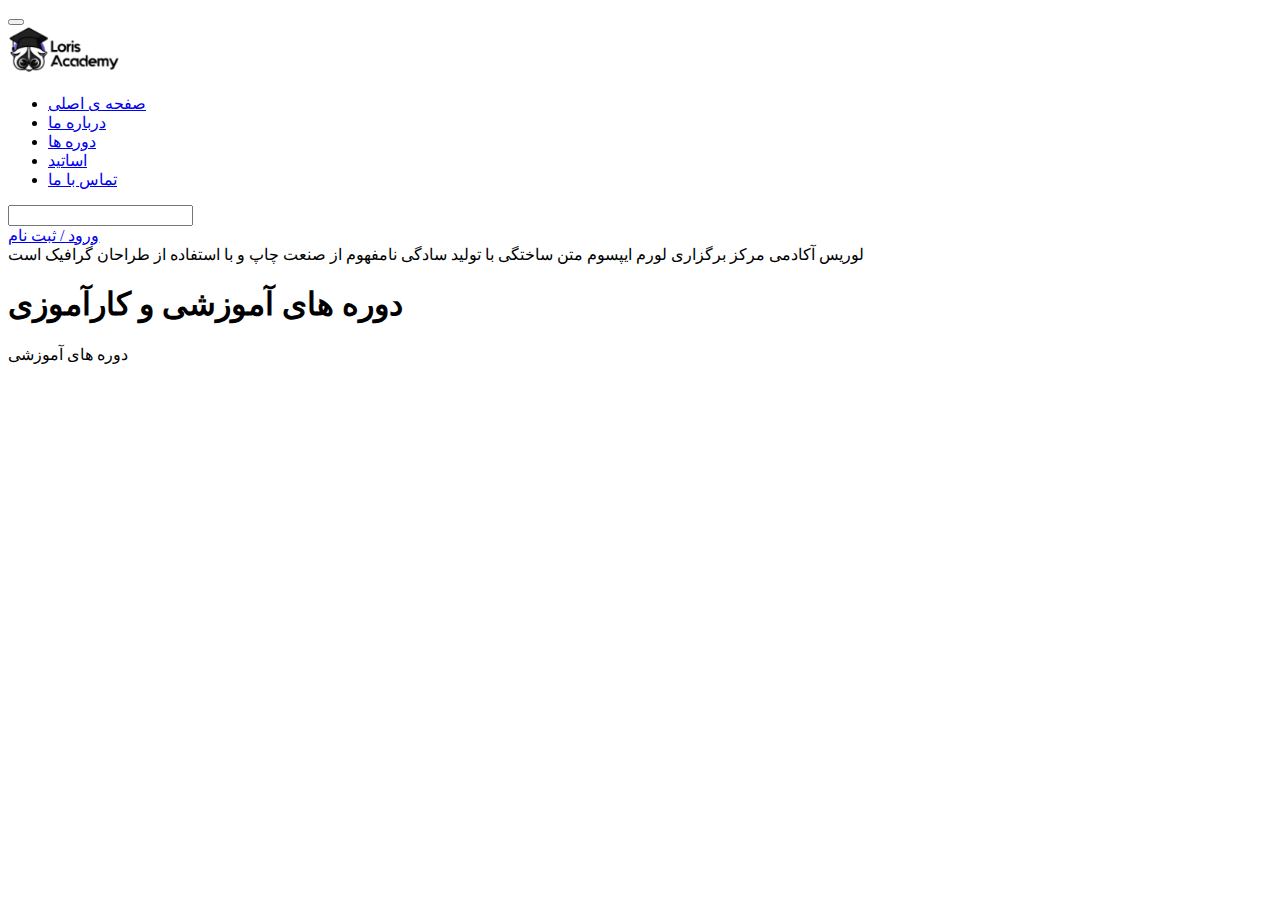
<file: rec.html>
<!DOCTYPE html>
<html lang="en">
<head>
  <meta charset="UTF-8">
  <meta http-equiv="X-UA-Compatible" content="IE=edge">
  <meta name="viewport" content="width=device-width, initial-scale=1.0">
  <title>Document</title>
</head>
<body>
 <!--header-->
 <div class="main-slide-bg-img">
  <div class="main-slide-bg-col">
    <header class="main-header">
      <div class="container">
        <div class="row">
          <nav class="navbar navbar-expand-lg py-4">
            <div class="col-lg-8">
              <button class="navbar-toggler" type="button" data-bs-toggle="collapse"
                data-bs-target="#navbarTogglerDemo01" aria-controls="navbarTogglerDemo01" aria-expanded="false"
                aria-label="Toggle navigation">
                <span class="navbar-toggler-icon navbar-toggler-icon-img"></span>
              </button>
              <div class="collapse navbar-collapse" id="navbarTogglerDemo01">
                <a class="brand-logo navbar-brand py-0" href="#"><img src="img/Loris-Logo-03.png" alt="loris academy"
                    style="height:3rem;"></a>
                <ul class="navbar-nav">
                  <li class="nav-item nav-item-extera">
                    <a class="nav-link active" aria-current="page" href="#">صفحه ی اصلی</a>
                  </li>
                  <li class="nav-item nav-item-extera">
                    <a class="nav-link" href="#">درباره ما</a>
                  </li>
                  <li class="nav-item nav-item-extera">
                    <a class="nav-link" href="#">دوره ها</a>
                  </li>
                  <li class="nav-item nav-item-extera">
                    <a class="nav-link" href="#">اساتید</a>
                  </li>
                  <li class="nav-item nav-item-extera">
                    <a class="nav-link" href="#">تماس با ما</a>
                  </li>
                </ul>
              </div>
            </div>
            <div class="col-lg-4">
              <input class="form-control me-2 hidden" type="search" aria-label="Search">
              <form class="d-flex justify-content-end align-items-center">
                <a class="icon-Group-309 fs-4 px-4" href="#"></a>
                <a class="btn border border-1 p-0 d-flex align-items-center" href="#"><span
                    class="icon-Group-30 fs-4 p-2"></span><span class="login">ورود / ثبت نام</span>
                </a>
              </form>
            </div>
          </nav>
        </div>
      </div>
    </header>
    <div class="main-slide">
      <div class="d-flex flex-column align-items-center">
        <span>لوریس آکادمی</span>
        <span>مرکز برگزاری</span>
        <span>لورم ایپسوم متن ساختگی با تولید سادگی نامفهوم از صنعت چاپ و با استفاده از طراحان گرافیک است</span>
        <h1>دوره های آموزشی و کارآموزی</h1>
        <a class="my-3 btn-details">دوره های آموزشی</a>
      </div>
    </div>
  </div>
</div> 









</body>
</html>
</file>
<file: css/main.css>
/*! HTML5 Boilerplate v8.0.0 | MIT License | https://html5boilerplate.com/ */

/* main.css 2.1.0 | MIT License | https://github.com/h5bp/main.css#readme */
/*
 * What follows is the result of much research on cross-browser styling.
 * Credit left inline and big thanks to Nicolas Gallagher, Jonathan Neal,
 * Kroc Camen, and the H5BP dev community and team.
 */

/* ==========================================================================
   Base styles: opinionated defaults
   ========================================================================== */

html {
  color: #222;
  font-size: 1em;
  line-height: 1.4;
}

/*
 * Remove text-shadow in selection highlight:
 * https://twitter.com/miketaylr/status/12228805301
 *
 * Vendor-prefixed and regular ::selection selectors cannot be combined:
 * https://stackoverflow.com/a/16982510/7133471
 *
 * Customize the background color to match your design.
 */

::-moz-selection {
  background: #b3d4fc;
  text-shadow: none;
}

::selection {
  background: #b3d4fc;
  text-shadow: none;
}

/*
 * A better looking default horizontal rule
 */

hr {
  display: block;
  height: 1px;
  border: 0;
  border-top: 1px solid #ccc;
  margin: 1em 0;
  padding: 0;
}

/*
 * Remove the gap between audio, canvas, iframes,
 * images, videos and the bottom of their containers:
 * https://github.com/h5bp/html5-boilerplate/issues/440
 */

audio,
canvas,
iframe,
img,
svg,
video {
  vertical-align: middle;
}

/*
 * Remove default fieldset styles.
 */

fieldset {
  border: 0;
  margin: 0;
  padding: 0;
}

/*
 * Allow only vertical resizing of textareas.
 */

textarea {
  resize: vertical;
}

/* ==========================================================================
   Author's custom styles
   ========================================================================== */

@font-face {
  font-family: yekanregular;
  font-style: normal;
  font-weight: normal;
  src: url('../fonts/YekanBakh.ttf') format('truetype');
}

@font-face {
  font-family: yekanmedium;
  font-style: normal;
  font-weight: 500;
  src: url('../fonts/YekanBakh-Medium.ttf') format('truetype');
}

@font-face {
  font-family: yekanbold;
  font-style: normal;
  font-weight: bold;
  src: url('../fonts/YekanBakh-Bold.ttf') format('truetype');
}

@font-face {
  font-family: yekanlight;
  font-style: normal;
  font-weight: 300;
  src: url('../fonts/YekanBakh-Light.ttf') format('truetype');
}

@font-face {
  font-family: yekanheavy;
  font-style: normal;
  font-weight: 900;
  src: url('../fonts/YekanBakh-Heavy.ttf') format('truetype');
}

/* icomoon */
@font-face {
  font-family: 'icomoon';
  src: url('../fonts/icomoon.eot?exw1fx');
  src: url('../fonts/icomoon.eot?exw1fx#iefix') format('embedded-opentype'),
    url('../fonts/icomoon.ttf?exw1fx') format('truetype'),
    url('../fonts/icomoon.woff?exw1fx') format('woff'),
    url('../fonts/icomoon.svg?exw1fx#icomoon') format('svg');
  font-weight: normal;
  font-style: normal;
  font-display: block;
}

[class^="icon-"],
[class*=" icon-"] {
  /* use !important to prevent issues with browser extensions that change fonts */
  font-family: 'icomoon' !important;
  speak: never;
  font-style: normal;
  font-weight: normal;
  font-variant: normal;
  text-transform: none;
  line-height: 1;

  /* Better Font Rendering =========== */
  -webkit-font-smoothing: antialiased;
  -moz-osx-font-smoothing: grayscale;
}

.icon-creativity:before {
  content: "\e900";
  color: #fafafa;
}

.icon-graduation-cap:before {
  content: "\e901";
  color: #fafafa;
}

.icon-Group-30:before {
  content: "\e902";
  color: #fff;
}

.icon-Group-146:before {
  content: "\e903";
  color: #fafafa;
}

.icon-Group-147:before {
  content: "\e904";
  color: #fafafa;
}

.icon-Group-148:before {
  content: "\e905";
  color: #fafafa;
}

.icon-Group-209:before {
  content: "\e906";
  color: #fafafa;
}

.icon-Group-309:before {
  content: "\e907";
  color: #fff;
}

.icon-Group-315:before {
  content: "\e908";
}

.icon-Group-324:before {
  content: "\e909";
  color: #616161;
}

.icon-Group-576:before {
  content: "\e90a";
  color: #9164e8;
}

.icon-Group-589:before {
  content: "\e90b";
  color: #9164e8;
}

.icon-monitor:before {
  content: "\e90c";
  color: #fafafa;
}

.icon-Page-1:before {
  content: "\e90d";
  color: #fafafa;
}

.icon-profile-2:before {
  content: "\e90e";
  color: #fafafa;
}

.icon-arrow-up2:before {
  content: "\ea3a";
}


/* General */
body {
  background-color: #FCFCFC;
}

a {
  text-decoration: none;
}

ul {
  list-style: none;
}

/* nav */
.masthead {
  position: absolute;
  top: 0;
  width: 100%;
  z-index: 99999;
}



.main-slide {
  position: relative;
  background-image: url('../img/MaskGroup1.png');
  background-size: cover;
  background-position: center;
  width: 100%;
  height: 100vh;

}

.main-slide:before {
  content: "";
  position: absolute;
  top: 0;
  left: 0;
  right: 0;
  bottom: 0;
  background-color: #212121;
  opacity: 0.43;
  z-index: 100;
}

.site-heading {
  position: relative;
  z-index: 10000;
}

.navbar-toggler-icon-img {
  background-image: url('../img/toggler.svg');
}

.hidden {
  display: none;
}

.nav-link,
.site-heading span:nth-child(1),
.btn-details {
  font: 14px/19px yekanregular;
  color: #fff;
  text-align: center;
}

.nav-item-extera {
  padding-right: 1.5rem;
  padding-left: 1.5rem;

}

.login {
  font-size: 12px;
  color: #fff;
  font-family: yekanregular;
  line-height: 38px;
  padding-left: 1.25rem;

}

.brand-logo {
  margin-left: 50px;
}

/* input::placeholder{
  visibility: hidden;
} */
.site-heading h1 {
  font: 34px/46px yekanbold;
  color: #fff;
  text-align: center;
  padding-top: 0.25rem;
  padding-bottom: 1rem;
}


.btn-details {
  background-color: #9164E8;
  width: 9.375rem;
  height: 2.5rem;
  line-height: 3rem;
  border-radius: 4px;
}

.site-heading a {
  width: 10.625rem;
  height: 3rem;
}

/* about-us section */
.about-us {
  position: relative;
  margin: 7rem auto;
}

.img-box-about-us {
  width: 42%;
  height: 100%;
  position: absolute;
  top: 0;
  right: auto;
}


.text-img-about-us {
  width: 38%;
  height: 50%;
  background-color: #9164E8;
  border-radius: 6px;
  align-items: center;
  position: absolute;
  z-index: 10000;

}

.text-img-about-us h3 {
  font: 24px/38px yekanbold;
  color: #FAFAFA;
  padding: 36px 25px 36px 26px;
  /*ISSUE: FIND A BETTER SOLUTION!!!!!!!!*/

}

.img-box-about-us img:nth-child(2) {
  position: absolute;
  top: 0.8125rem;
  left: 19px;
  z-index: 10;
}

.img-box-about-us img:nth-child(3) {
  position: absolute;
  bottom: 0PX;
  right: 12px;
  z-index: 1000;
}

.img-box-about-us img:nth-child(4) {
  position: absolute;
  bottom: 1rem;
  left: 0;
  z-index: 100;
}


.text-box {
  width: 80%;
  height: 100%;
  padding: 2.4rem 0;
}




.text-box span:nth-child(1),
.courses h3,
.course-type span:nth-child(2),
.course-type span:nth-child(2),
.blog-recent span:nth-child(1) {
  font: 14px yekanregular;
  color: #9164E8;
  padding-bottom: 0.5rem;
  margin: 0;

}

.text-box span:nth-child(2),
.courses-title span,
.blog-recent span:nth-child(2) {
  font: 24px/38px yekanbold;
  color: #212121;
  padding-bottom: 1rem;
}

.text-box p,
.blog-text-box p {
  font: 14px/19px yekanregular;
  color: #616161;
  padding-bottom: 1rem;
  text-align: justify;

}

.read-more {
  width: 150px;
  height: 40px;
  background-color: #9164E8;
  border-radius: 0.25rem;
  font: 14px yekanmedium;
  color: #FFFFFF;
  line-height: 40px;
  padding: 0;

}

.categories {
  margin-bottom: 8.75rem;
  margin-top: 1.5rem;
}

.introduction {
  background-image: url('../img/MaskGroup6.png');
  background-repeat: no-repeat;
  background-position: right;
  position: relative;
}

.swiper-btns-box {
  width: 8rem;
  height: auto;
  display: flex;
  justify-content: space-between;
}

.introduction>.swiper-btns-box {
  position: absolute;
  right: 0;
  bottom: 0 !important;
}

.next1,
.prev1 {
  width: 3rem;
  height: 3rem;
  box-shadow: 0px 4px 12px #1B17170D;
  border: 1px solid #E0E0E0;
  border-radius: 4px;
  display: inline-block;
  color: #E0E0E0;
  text-align: center;
  --swiper-navigation-size: 24px;
  line-height: 3rem;
}

.next1:hover,
.prev1:hover {
  background-color: #9164E8;
}


.branches {
  width: 100%;
  overflow: hidden;
  /*ISSUE: UNTIL SWIPER SOLVED */
  background-color: #FFFFFF;
  box-shadow: 0px 4px 12px #1815150A;
  border: 1px solid #F6F6F6;
  margin-top: 1rem;
  margin-bottom: 2rem;
  position: relative;

}

.branches:after {
  content: '';
  position: absolute;
  left: 0;
  bottom: 0;
  width: 100%;
  height: 0px;
  background: #9164E8;
}

.branches:hover {
  color: #9164E8;
}

.branches:hover:after {
  height: 6px;
  border-radius: 0px 0px 6px 6px;
}

.branch-box {
  padding: 1.5rem 1.5rem 2rem;
}

.icon-bg {
  width: 4rem;
  height: 4rem;
  background-color: #9164E8;
  border-radius: 4px;
  text-align: center;
  line-height: 5rem;
  margin-bottom: 1rem;
}

.icon-bg span {
  font-size: 40px;
}

.branches h3,
.course-items h3,
.blog-text-box h3 {
  font: 16px/21px yekanbold;
  color: #212121;
}

.branches p:nth-child(3),
.courses-menu-link a {
  font: 14px/22px yekanregular;
  color: #9E9E9E;
  text-align: justify;
}

.to-know span:nth-child(1) {
  font: 14px/19px yekanregular;
  color: #212121;
}

/*courses section*/
.courses-menu-link :hover {
  width: 94px;
  height: 34px;
  background-color: #9164E8;
  border-radius: 4px;
  font: 14px/22px yekanregular;
  color: #FAFAFA;
  text-align: center;
  transition: none;

}


.course-box {
  width: 100%;
  box-shadow: 0px 4px 12px #1815150A;
  border: 1px solid #F6F6F6;
  margin: 0.875rem 0 0.875rem 0;
}
.course-box-img{
  width: 100%;

}
.course-box-img img{
  width: 100%;

}
.course-box-link {
  position: relative;
  display: table;
}

.course-box-link {
  display: table-cell;
  vertical-align: middle
}

.hov-text-course {
  background: rgb(0, 0, 0);
  color: #fff;
  opacity: 0;
  position: absolute;
  top: 0;
  right: 0;
  width: 100%;
  height: 100%;

}

.hov-text-course:hover {
  background: rgb(0, 0, 0, 0.8);
  color: #fff;
  opacity: 1;
  position: absolute;
  top: 50%;
  right: 0;
  width: 100%;
  height: 50%;
  font: 24px/38px yekanbold;
  color: #9164E8;
  text-align: center;
}

.course-prof span:nth-child(2),
.date span:nth-child(2),
.date span:nth-child(3),
.date span:nth-child(4) {
  font: 14px/19px yekanregular;
  color: #424242;
}

.course-type {
  padding-left: 12px;
}

/*internship section*/
.internship {
  margin-top: 8.75rem;
  margin-bottom: 8.75rem;

}

.box-internship {
  width: 100%;
  height: 20rem;
  /*ISSUE: FIND A BETTER SOLUTION!!!!!!!!*/
  position: relative;

}


.img-box-internship {
  width: 364px;
  height:206px;
  background-color: #FFFFFF;
  border-radius: 6px;
  box-shadow: 0px 4px 12px #1815150A;
  position: absolute;
  z-index: 10;
  top: 3rem;
  right: 0.8125rem;
  margin-bottom: 3rem;
}

.interns-img-box {
  width: 15rem;
  height: 7rem;
  position: absolute;
  top: 49px;
  right: 16px;

}

.img-box-test {
  width: 100%;
  height: auto;
}

.interns-img-box img {
  /* margin: 0.5rem; */
  width: 3rem;
  height: 3rem;
}

.text-box-internship {
  width: 93px;
  height: 82px;
  background-color: #9164E8;
  border-radius: 6px;
  position: absolute;
  z-index: 100;

}

.text-box-internship span,
.text-box-document span {
  font: 20px/27px yekanbold;
  color: #FAFAFA;
  text-align: center;
}

.intern {
  width: 8.75rem;
  height: 8.75rem;
  background-color: #FFFFFF;
  box-shadow: 0px 4px 12px #1815150A;
  border-radius: 4px;
  display: flex;
  flex-direction: column;
  align-items: center;
  position: absolute;
  top: 4.375rem;
  right: 18.75rem;
  z-index: 1000;
}

.intern img {
  padding-top: 1rem;
  padding-bottom: 0.8125rem;
}

.intern p {
  font: 12px/16px yekanregular;
  color: #212121;
  margin-bottom: 0;

}

.intern span {
  font: 10px/14px yekanregular;
  color: #9164E8;
  text-align: center;
  padding-top: 0.5625rem;
  padding-bottom: 1.5rem;
}

.internship .text-box {
  margin-bottom: 2.5rem;
  margin-top: 2rem;
}

.logo-op-1 {
  opacity: 0.02;
  position: absolute;
  bottom: 0;
  left: 0;
}

/*at-glance section */
.at-glance-category {
  margin: 7.5rem 23%;
}

.at-glance {
  width: 100%;
  height: auto;
}

.at-glance-box {
  width: 100%;
  height: auto;
  background: #FFFFFF;
  box-shadow: 0px 4px 12px #1815150A;
  border: 1px solid #F6F6F6;
  border-radius: 6px;
  margin-bottom: 1.5rem;
}

.at-glance-box div {
  width: 4rem;
  height: 4rem;
  background: #9164E8;
  box-shadow: 0px 4px 12px #9164E826;
  border-radius: 4px;
  line-height: 5rem;
  text-align: center;
  margin-top: 2rem;
  margin-bottom: 0.875rem;

}

.at-glance-box div :nth-child(1) {
  font-size: 32px;
}

.at-glance-box p {
  font: 18px/38px yekanbold;
  text-align: center;
}

/*document section*/
.document {
  margin-bottom: 8.625rem;
}

/*ISSUE:BOXES SIZE BY PERCENTAGE CAUSES CHANGING THE POSITION OF OTHER BOXES??????? */
.box-document-all {
  position: relative;
}
.box-document {
  width: 65%;
  height: 22.75rem;
  box-shadow: 0px 4px 12px #1815150A;
  border-radius: 4px;
  margin-right: 1rem;
  position: relative;
  z-index: 10;
}

.text-box-document {
  width: 10rem;
  height: 8.5rem;
  background-color: #9164E8;
  border-radius: 6px;
  position: absolute;
  z-index: 100;
  top: -2.5rem;
  right: 2px;
}

.text-box-document span {
  width: 80%;
  height:80%;
  line-height: 38px;
  padding:1.5rem 1rem;
  margin: 0;
}

.sample-box-document {
  width: 396px;
  height: auto;
  position: absolute;
  z-index: 100;
  top: 6rem;
  right: 4.5rem;
}
.sample-box {
  position: relative;
  box-shadow: 0px 4px 12px #1815150A;
  border-radius: 4px;
}
.sample-box::before{
content: "";
width: 0.75rem;
height: 0.75rem;
background-color: #9164E8;
border-radius: 100%;
position: absolute;
top:50%;
right:-4rem;
opacity: 1;
}
.sample-box-document img {
  width: 2.5rem;
  height: 2.5rem;
  margin-left: 0.5rem;
}

.sample-box-document p {
  font: 14px/19px yekanregular;
  color: #616161;
  margin: 0;
}

.form-inline {
  width: 86%;
  background: #F6F6F6;
  border-radius: 4px;
  position: absolute;
  z-index: 100;
  bottom: 1.5rem;
  margin: 1.5rem 1.5rem 0;
}

.form-inline input {
  background-color: #F6F6F6;
}

:placeholder-shown {
  border: 2px solid silver;
}

.send-btn {
  width: 30px;
  height: 30px;
  border-radius: 50%;
  background-color: #EFEFEF;
  position: absolute;
  left: 8px;
  bottom: 4px;
}

.send-btn span {
  font-size: 16px;
  color: #BDBDBD;
  position: absolute;
  left: 6px;
  bottom: 6px;
}

.logo-op-2 {
  width: 20rem;
  height: 8.75rem;
  background-image: url('../img/Loris-Logo-03@2x.png');
  background-size: cover;
  background-position: center;
  opacity: 0.02;
  position: absolute;
  bottom:-2rem;
  left: -2rem;
  z-index: 0;
}

/*blog section*/
.blog {
  margin-bottom: 12.5rem;
  overflow: hidden;
  /*ISSUE: UNTIL SWIPER SOLVED*/
}

.blog-box {
  position: relative;
}

.blog .swiper-btns-box {
  position: absolute;
  left: 1.5rem;
  top: 50% !important;
}

.blog-slide {
  width: 100%;
  height: initial;
  box-shadow: 0px 4px 12px #0000000A;
  border: 1px solid #F6F6F6;
  border-radius: 6px;
  padding-bottom: 1.75rem;
  margin-top: 1.75rem;
  margin-bottom: 1.75rem;
  position: relative;
}

.blog-img {
  width: 100%;
  height: auto;
}
.blog-img img{
  width: 100%;
}
.blog-text-box {
  width: 100%;
}

.blog-text-box .to-know span {
  font: 14px yekanmedium;
  color: #9164E8;
  padding-left: 1rem;
}

.date-published {
  width: 79px;
  height: 29px;
  background: #9164E8;
  border-radius: 4px;
  position: absolute;
  top: 1rem;
  left: 1rem;
}

.date-published span {
  color: #FAFAFA;
  font: 14px/29px yekanregular;
  padding-right: 0.5rem;
  margin: 0;

}

/*footer*/
.main-footer {
  width: 100%;
}

.top-footer {
  background-color: #404040;
  padding: 0.875rem 0;

}

.bottom-footer-loc {
  padding-top: 3rem;
  padding-bottom: 4rem;

}

.list-footer li {
  padding-bottom: 1.25rem;
}

.list-footer li a,
.text-box-footer span {
  color: #FAFAFA;
  font: 16px/21px yekanregular;

}

/*ISSUE: I DONT KNOW WHERE 62PX CAME FROM SO I HAD TO DEFINE THE HEIGHT OF LI & UL MANUALLY*/
.social-media-icons-footer {
  width: 10.5rem;
}

.social-media-icons-footer li {
  /*ISSUE: I DONT KNOW WHERE 62PX CAME FROM SO I HAD TO DEFINE THE HEIGHT OF LI MANUALLY*/
  height: 20.5px;

}

.social-media-icons-footer li a span {
  font-size: 1.25rem;
}

.bottom-footer {
  width: 100%;
  height: auto;
  background-color: #212121;
}

.text-box-footer p {
  height: 4rem;
  color: #FAFAFA;
  font: 14px/22px yekanregular;
}

.text-box-footer a {
  color: #FAFAFA;
  font: 12px/16px yekanregular;
}

/*ISSUE:  FOR THIS PART THERE SHOULD BE OTHER SOLUTIONS TO CENTERISE THE IMAG IN THE RELATED BOX!!!!!!!!!!!!!!*/
.bg-trust-footer {
  width: 9rem;
  height: 9rem;
  background-color: #FFFEFD;
  border-radius: 8px;
  display: flex;
  justify-content: end;
  margin-right: 1rem;
  position: relative;
}

.bg-trust-footer img {
  position: absolute;
  top: 5%;
  right: 0;
}

.text-copyright {
  border-top: 0.5px solid #e0e0e0;
  text-align: center;
}

.text-copyright p {
  color: #BDBDBD;
  font: 14px/19px yekanregular;
  padding-top: 1rem;
  padding-bottom: 1rem;
}
@media (max-width: 992px) {
.course-box {
  width: 52%
}

}
@media (max-width: 768px) {

  .about-us {
    margin: 4rem auto;
  }


  .img-box-about-us { /*ISSUE: NOT RESPONSIVE!!!!!!!!*/
    width: 68%;
    height: 435px;
  }


  .text-img-about-us {
    width: 38%;
    height: 50%;
    background-color: #9164E8;
    border-radius: 6px;
    align-items: center;

  }

  .text-img-about-us h3 {
    font: 24px/38px yekanbold;
    color: #FAFAFA;
    padding: 36px 25px 36px 26px;
    /*ISSUE: FIND A BETTER SOLUTION!!!!!!!!*/

  }

  .text-box {
    width: 80%;
    height: auto;
    padding: 2.4rem 0;
  }

  .introduction {
    background-position: center;
  }

  .course-box {
    width: 52%;
  }

  .internship {
    margin: 4rem auto;
  }

  .internship .text-box {
    margin-bottom: 2.5rem;
    margin-top: 2rem;
  }
.box-internship {
  width: 75%;
}
  .blog {
    margin-bottom: 6rem;
  }

  @media (max-width: 576px) {
    .menu-extera {
      flex-direction: column;
      align-items: start;
    }
  
    .search-icon,
    .box-internship,
    .text-img-about-us,
    .img-box-about-us img,
    .img-box-internship,
    .intern,
    .box-document {
      display: none;
    }
  
    .about-us {
      display: flex;
      flex-direction: column;
    }
  
  
    .text-box {
      margin: 0 auto;
  
    }
  .course-box{
   width: 100%;
  }
    .course-box figure img {
      width: 100%;
    }
    .box-document-all {
  display: none;  }
    .top-footer-arrange {
      display: flex;
      flex-direction: column;
    }
  
    .introduction .text-box {
      margin-bottom: 2rem;
    }
  
    .courses-title,
   .text-box {
      padding-right: 1.5rem;
      padding-left: 1.5rem;
    }
  
    .internship .text-box,
    .document .text-box,
    .text-box-footer,
    .list-footer-box {
      padding: 1.5rem 1.5rem;
    }
    .at-glance-category {
      margin: 4rem 23%;
  }
    .at-glance-category>.text-box {
      margin: 10%;
    }
  
    .text-box {
      width: 100%;
  
  }
  .blog-slide {
    width: 100%;
  }
    .bg-approved-footer {
      scale: 0.8;
      margin-right: 0;
  
    }
  
    .text-box-footer {
      padding-top: 0;
  
    }
    .text-box span:nth-child(2), .courses-title span, .blog-recent span:nth-child(2) {
      font: 20px/34px yekanbold;
      color: #212121;
      padding-bottom: 1rem;
  }
  }
  /* ==========================================================================
   Helper classes
   ========================================================================== */

  /*
 * Hide visually and from screen readers
 */

  .hidden,
  [hidden] {
    display: none !important;
  }

  /*
 * Hide only visually, but have it available for screen readers:
 * https://snook.ca/archives/html_and_css/hiding-content-for-accessibility
 *
 * 1. For long content, line feeds are not interpreted as spaces and small width
 *    causes content to wrap 1 word per line:
 *    https://medium.com/@jessebeach/beware-smushed-off-screen-accessible-text-5952a4c2cbfe
 */

  .sr-only {
    border: 0;
    clip: rect(0, 0, 0, 0);
    height: 1px;
    margin: -1px;
    overflow: hidden;
    padding: 0;
    position: absolute;
    white-space: nowrap;
    width: 1px;
    /* 1 */
  }

  /*
 * Extends the .sr-only class to allow the element
 * to be focusable when navigated to via the keyboard:
 * https://www.drupal.org/node/897638
 */

  .sr-only.focusable:active,
  .sr-only.focusable:focus {
    clip: auto;
    height: auto;
    margin: 0;
    overflow: visible;
    position: static;
    white-space: inherit;
    width: auto;
  }

  /*
 * Hide visually and from screen readers, but maintain layout
 */

  .invisible {
    visibility: hidden;
  }

  /*
 * Clearfix: contain floats
 *
 * For modern browsers
 * 1. The space content is one way to avoid an Opera bug when the
 *    `contenteditable` attribute is included anywhere else in the document.
 *    Otherwise it causes space to appear at the top and bottom of elements
 *    that receive the `clearfix` class.
 * 2. The use of `table` rather than `block` is only necessary if using
 *    `:before` to contain the top-margins of child elements.
 */

  .clearfix::before,
  .clearfix::after {
    content: " ";
    display: table;
  }

  .clearfix::after {
    clear: both;
  }

  /* ==========================================================================
   EXAMPLE Media Queries for Responsive Design.
   These examples override the primary ('mobile first') styles.
   Modify as content requires.
   ========================================================================== */

  @media only screen and (min-width: 35em) {
    /* Style adjustments for viewports that meet the condition */
  }

  @media print,
  (-webkit-min-device-pixel-ratio: 1.25),
  (min-resolution: 1.25dppx),
  (min-resolution: 120dpi) {
    /* Style adjustments for high resolution devices */
  }

  /* ==========================================================================
   Print styles.
   Inlined to avoid the additional HTTP request:
   https://www.phpied.com/delay-loading-your-print-css/
   ========================================================================== */

  @media print {

    *,
    *::before,
    *::after {
      background: #fff !important;
      color: #000 !important;
      /* Black prints faster */
      box-shadow: none !important;
      text-shadow: none !important;
    }

    a,
    a:visited {
      text-decoration: underline;
    }

    a[href]::after {
      content: " (" attr(href) ")";
    }

    abbr[title]::after {
      content: " (" attr(title) ")";
    }

    /*
   * Don't show links that are fragment identifiers,
   * or use the `javascript:` pseudo protocol
   */
    a[href^="#"]::after,
    a[href^="javascript:"]::after {
      content: "";
    }

    pre {
      white-space: pre-wrap !important;
    }

    pre,
    blockquote {
      border: 1px solid #999;
      page-break-inside: avoid;
    }

    /*
   * Printing Tables:
   * https://web.archive.org/web/20180815150934/http://css-discuss.incutio.com/wiki/Printing_Tables
   */
    thead {
      display: table-header-group;
    }

    tr,
    img {
      page-break-inside: avoid;
    }

    p,
    h2,
    h3 {
      orphans: 3;
      widows: 3;
    }

    h2,
    h3 {
      page-break-after: avoid;
    }
  }
</file>
